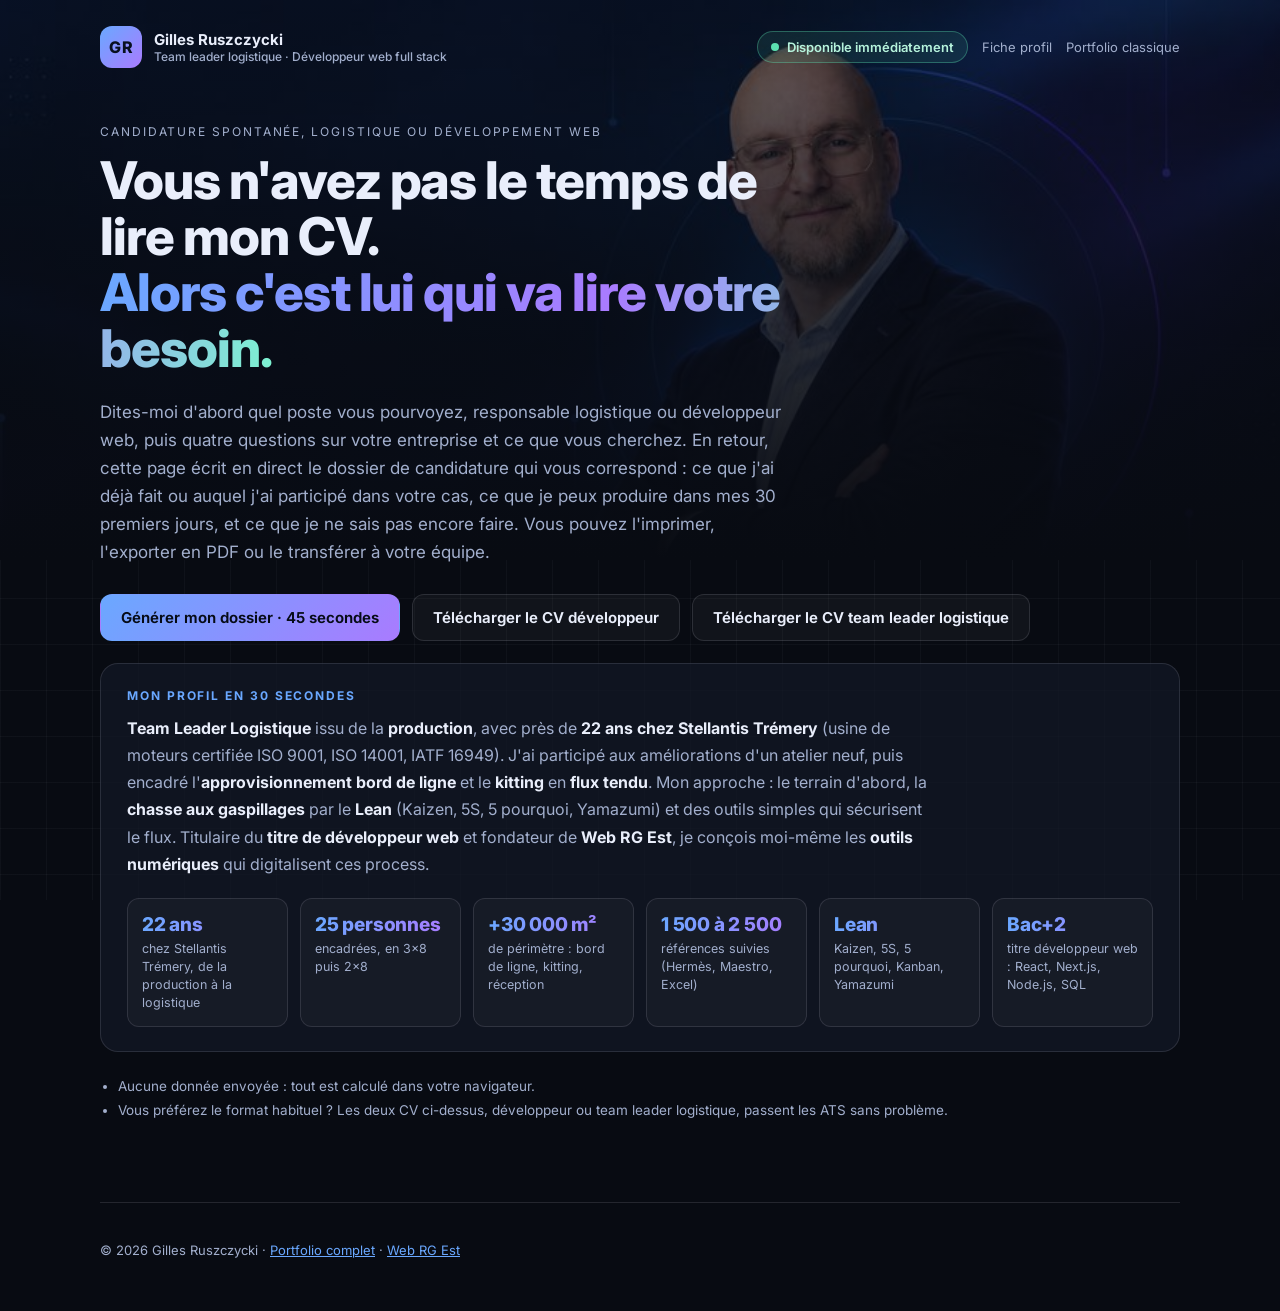
<file: hireme.html>
<!doctype html>
<html lang="fr">

<head>
  <meta charset="utf-8" />
  <meta name="viewport" content="width=device-width, initial-scale=1" />
  <title>Le CV qui postule à votre place | Gilles Ruszczycki, team leader logistique et développeur web</title>
  <meta name="description"
    content="Choisissez le poste, logistique ou développement web, répondez à 4 questions : ce CV génère en direct le dossier de candidature de Gilles Ruszczycki adapté à votre entreprise." />
  <meta property="og:title" content="Le CV qui postule à votre place">
  <meta property="og:description"
    content="Responsable logistique ou développeur web : choisissez le poste, 4 questions, et ce CV s'écrit pour votre entreprise : expériences comparables, plan des 30 premiers jours, disponibilité." />
  <meta property="og:image" content="https://gilles-rusz.github.io/PORTFOLIO_CV2026/assets/img/preview_v7.jpg">
  <meta property="og:url" content="https://gilles-rusz.github.io/PORTFOLIO_CV2026/hireme.html">
  <meta property="og:type" content="website">
  <meta name="author" content="Gilles Ruszczycki">
  <meta name="robots" content="index, follow">
  <meta name="theme-color" content="#080b12">
  <link rel="canonical" href="https://gilles-rusz.github.io/PORTFOLIO_CV2026/hireme.html">

  <link rel="stylesheet" href="hireme.css?v=1.7">
  <link rel="preconnect" href="https://fonts.googleapis.com">
  <link rel="preconnect" href="https://fonts.gstatic.com" crossorigin>
  <link href="https://fonts.googleapis.com/css2?family=Inter:wght@400;500;600;700;800;900&family=JetBrains+Mono:wght@400;600&display=swap" rel="stylesheet">
</head>

<body>
  <div class="grid-glow" aria-hidden="true"></div>
  <div class="hm-hero-bg" aria-hidden="true"></div>

  <header class="hm-header">
    <a class="hm-brand" href="index.html">
      <span class="hm-brand-mark">GR</span>
      <span class="hm-brand-text">Gilles Ruszczycki<small>Team leader logistique · Développeur web full stack</small></span>
    </a>
    <div class="hm-header-actions">
      <span class="hm-status"><span class="hm-dot"></span> Disponible immédiatement</span>
      <a class="hm-link" href="profil.html">Fiche profil</a>
      <a class="hm-link" href="index.html">Portfolio classique</a>
    </div>
  </header>

  <main class="hm-main">
    <!-- ÉTAPE 0 : accroche -->
    <section class="hm-intro" id="intro">
      <p class="hm-kicker">Candidature spontanée, logistique ou développement web</p>
      <h1>
        Vous n'avez pas le temps de lire mon CV.<br />
        <span class="hm-grad">Alors c'est lui qui va lire votre besoin.</span>
      </h1>
      <p class="hm-lead">
        Dites-moi d'abord quel poste vous pourvoyez, responsable logistique ou développeur web, puis
        quatre questions sur votre entreprise et ce que vous cherchez. En retour, cette page écrit en direct le dossier de
        candidature qui vous correspond : ce que j'ai déjà fait ou auquel j'ai participé dans votre cas, ce que je peux
        produire dans mes 30 premiers jours, et ce que je ne sais pas encore faire.
        Vous pouvez l'imprimer, l'exporter en PDF ou le transférer à votre équipe.
      </p>
      <div class="hm-intro-actions">
        <button class="hm-btn hm-btn-primary" id="startBtn" type="button">Générer mon dossier · 45 secondes</button>
        <a class="hm-btn hm-btn-ghost" href="assets/cv/CV_Gilles_Ruszczycki_Developpeur_Web_Full_Stack_ATS.pdf" target="_blank" rel="noopener noreferrer">
          Télécharger le CV développeur
        </a>
        <a class="hm-btn hm-btn-ghost" href="assets/cv/CV_Gilles_Ruszczycki_Responsable_Logistique_ATS.pdf" target="_blank" rel="noopener noreferrer">
          Télécharger le CV team leader logistique
        </a>
      </div>
      <section class="hm-profile" aria-labelledby="profileTitle">
        <h2 class="hm-profile-title" id="profileTitle">Mon profil en 30 secondes</h2>
        <p class="hm-profile-text">
          <strong>Team Leader Logistique</strong> issu de la <strong>production</strong>, avec près de
          <strong>22 ans chez Stellantis Trémery</strong> (usine de moteurs certifiée ISO 9001, ISO 14001, IATF 16949).
          J'ai participé aux améliorations d'un atelier neuf, puis encadré l'<strong>approvisionnement bord de ligne</strong>
          et le <strong>kitting</strong> en <strong>flux tendu</strong>. Mon approche : le terrain d'abord, la
          <strong>chasse aux gaspillages</strong> par le <strong>Lean</strong> (Kaizen, 5S, 5 pourquoi, Yamazumi) et des
          outils simples qui sécurisent le flux. Titulaire du <strong>titre de développeur web</strong> et fondateur de
          <strong>Web RG Est</strong>, je conçois moi-même les <strong>outils numériques</strong> qui digitalisent ces process.
        </p>
        <ul class="hm-keyfacts" aria-label="Repères clés">
          <li><strong>22 ans</strong><span>chez Stellantis Trémery, de la production à la logistique</span></li>
          <li><strong>25 personnes</strong><span>encadrées, en 3x8 puis 2x8</span></li>
          <li><strong>+30 000 m²</strong><span>de périmètre : bord de ligne, kitting, réception</span></li>
          <li><strong>1 500 à 2 500</strong><span>références suivies (Hermès, Maestro, Excel)</span></li>
          <li><strong>Lean</strong><span>Kaizen, 5S, 5 pourquoi, Kanban, Yamazumi</span></li>
          <li><strong>Bac+2</strong><span>titre développeur web : React, Next.js, Node.js, SQL</span></li>
        </ul>
      </section>
      <ul class="hm-intro-notes">
        <li>Aucune donnée envoyée : tout est calculé dans votre navigateur.</li>
        <li>Vous préférez le format habituel ? Les deux CV ci-dessus, développeur ou team leader logistique, passent les ATS sans problème.</li>
      </ul>
    </section>

    <!-- QUESTIONNAIRE -->
    <section class="hm-wizard" id="wizard" hidden>
      <div class="hm-progress">
        <div class="hm-progress-bar"><span id="progressFill"></span></div>
        <p class="hm-progress-label">Étape <strong id="stepNow">1</strong> sur 5 · <span id="stepName">Le poste</span></p>
      </div>

      <!-- Étape 1 : le poste -->
      <div class="hm-step" data-step="1">
        <h2>Vous recrutez pour quel type de poste ?</h2>
        <p class="hm-step-help">Le dossier ne vous montrera que ce qui concerne ce poste. Rien n'est mélangé.</p>
        <div class="hm-choices hm-choices-track" id="trackChoices" data-single="true"></div>
        <div class="hm-step-actions">
          <button class="hm-btn hm-btn-primary" type="button" data-next="2">Continuer</button>
        </div>
      </div>

      <!-- Étape 2 -->
      <div class="hm-step" data-step="2" hidden>
        <h2>Votre entreprise</h2>
        <label class="hm-field">
          <span>Nom de l'entreprise</span>
          <input type="text" id="companyInput" placeholder="Votre entreprise, votre agence ou votre structure" maxlength="60" autocomplete="organization" />
        </label>
        <label class="hm-field">
          <span>Secteur (facultatif)</span>
          <input type="text" id="sectorInput" placeholder="télécom, industrie, e-commerce, collectivité" maxlength="60" />
        </label>
        <div class="hm-step-actions">
          <button class="hm-btn hm-btn-ghost" type="button" data-prev="1">Retour</button>
          <button class="hm-btn hm-btn-primary" type="button" data-next="3">Continuer</button>
        </div>
      </div>

      <!-- Étape 3 -->
      <div class="hm-step" data-step="3" hidden>
        <h2>Vos besoins</h2>
        <p class="hm-step-help">Cochez tout ce qui vous concerne. C'est ce qui déterminera les preuves que je vous montre.</p>
        <div data-track="logi">
          <h3 class="hm-group-title">Logistique, encadrement et terrain</h3>
          <div class="hm-choices" id="needFieldChoices" data-need-group></div>
        </div>
        <div data-track="dev">
          <h3 class="hm-group-title">Développement web et digital</h3>
          <div class="hm-choices" id="needChoices" data-need-group></div>
        </div>
        <div data-track="dev">
          <h3 class="hm-group-title" id="needAnalystTitle">Organisation, process et analyse</h3>
          <div class="hm-choices" id="needAnalystChoices" data-need-group></div>
        </div>
        <div class="hm-step-actions">
          <button class="hm-btn hm-btn-ghost" type="button" data-prev="2">Retour</button>
          <button class="hm-btn hm-btn-primary" type="button" data-next="4">Continuer</button>
        </div>
      </div>

      <!-- Étape 4 -->
      <div class="hm-step" data-step="4" hidden>
        <h2>Ce que vous attendez du poste</h2>
        <p class="hm-step-help">Cochez ce que votre équipe utilise ou ce que vous exigez du poste. Je calcule honnêtement la correspondance, y compris les écarts.</p>
        <div data-track="logi">
          <h3 class="hm-group-title">Logistique, terrain et organisation</h3>
          <div class="hm-choices hm-choices-compact" id="fieldChoices"></div>
        </div>
        <div data-track="dev">
          <h3 class="hm-group-title">Environnement technique</h3>
          <div class="hm-choices hm-choices-compact" id="stackChoices"></div>
        </div>
        <div data-track="dev">
          <h3 class="hm-group-title" id="analystTitle">Données, méthode et outils projet</h3>
          <div class="hm-choices hm-choices-compact" id="analystChoices"></div>
        </div>
        <div class="hm-step-actions">
          <button class="hm-btn hm-btn-ghost" type="button" data-prev="3">Retour</button>
          <button class="hm-btn hm-btn-primary" type="button" data-next="5">Continuer</button>
        </div>
      </div>

      <!-- Étape 5 -->
      <div class="hm-step" data-step="5" hidden>
        <h2>Le cadre du poste</h2>
        <p class="hm-step-help">Pour adapter la conclusion du dossier.</p>
        <div class="hm-choices" id="contractChoices" data-single="true"></div>
        <label class="hm-field hm-field-select">
          <span>Vous voudriez démarrer</span>
          <select id="timingSelect">
            <option value="now">le plus vite possible</option>
            <option value="month">dans le mois</option>
            <option value="quarter">dans le trimestre</option>
            <option value="unknown">on verra selon le profil</option>
          </select>
        </label>
        <div class="hm-step-actions">
          <button class="hm-btn hm-btn-ghost" type="button" data-prev="4">Retour</button>
          <button class="hm-btn hm-btn-primary" id="generateBtn" type="button">Générer le dossier</button>
        </div>
      </div>
    </section>

    <!-- COMPILATION -->
    <section class="hm-compile" id="compile" hidden aria-live="polite">
      <div class="hm-terminal">
        <div class="hm-terminal-head">
          <span class="hm-tdot"></span><span class="hm-tdot"></span><span class="hm-tdot"></span>
          <span class="hm-terminal-title">build/dossier-candidature</span>
        </div>
        <pre class="hm-terminal-body" id="terminalBody"></pre>
      </div>
    </section>

    <!-- DOSSIER -->
    <section class="hm-report" id="report" hidden>
      <div class="hm-report-toolbar hm-noprint">
        <button class="hm-btn hm-btn-primary" id="mailBtn" type="button">Me convoquer en entretien</button>
        <button class="hm-btn hm-btn-ghost" id="printBtn" type="button">Imprimer / PDF</button>
        <a class="hm-btn hm-btn-ghost" id="cvBtn" href="assets/cv/CV_Gilles_Ruszczycki_Profil_Complet.pdf" target="_blank" rel="noopener noreferrer">CV classique en PDF</a>
        <button class="hm-btn hm-btn-ghost" id="copyBtn" type="button">Copier le lien du dossier</button>
        <button class="hm-btn hm-btn-ghost" id="restartBtn" type="button">Recommencer</button>
      </div>

      <article class="hm-sheet" id="sheet">
        <header class="hm-sheet-head">
          <div>
            <p class="hm-sheet-kicker">Dossier de candidature généré le <span id="reportDate"></span></p>
            <h2 id="reportTitle">Ce que je peux apporter</h2>
            <p class="hm-sheet-sub" id="reportSub"></p>
          </div>
          <div class="hm-score" aria-label="Taux de correspondance">
            <svg viewBox="0 0 120 120" class="hm-score-ring" aria-hidden="true">
              <circle cx="60" cy="60" r="52" class="hm-score-track"></circle>
              <circle cx="60" cy="60" r="52" class="hm-score-value" id="scoreArc"></circle>
            </svg>
            <div class="hm-score-text">
              <strong id="scoreValue">0%</strong>
              <span>de vos attentes<br />déjà pratiquées</span>
            </div>
          </div>
        </header>

        <section class="hm-block">
          <h3>Votre besoin, ma réponse</h3>
          <div class="hm-answer-grid" id="answerGrid"></div>
        </section>

        <section class="hm-block">
          <h3>Les preuves : ce que j'ai déjà fait ou auquel j'ai participé dans ce cas</h3>
          <div class="hm-proof-grid" id="proofGrid"></div>
        </section>

        <section class="hm-block">
          <h3>Mes 30 premiers jours chez <span class="hm-company-inline" id="planCompany">vous</span></h3>
          <ol class="hm-plan" id="planList"></ol>
        </section>

        <section class="hm-block hm-block-split">
          <div>
            <h3>Ce que je maîtrise sur vos attentes</h3>
            <ul class="hm-list hm-list-ok" id="matchList"></ul>
          </div>
          <div>
            <h3>Ce que je ne connais pas encore</h3>
            <ul class="hm-list hm-list-gap" id="gapList"></ul>
            <p class="hm-note" id="gapNote"></p>
          </div>
        </section>

        <section class="hm-block">
          <h3 id="bonusTitle">Le bonus que peu de juniors ont</h3>
          <div class="hm-bonus-grid" id="bonusGrid">
            <article class="hm-bonus">
              <strong>22 ans en industrie</strong>
              <p>Team leader logistique chez Stellantis Trémery, jusqu'à 25 personnes encadrées, recrutement et intégration inclus. Je sais tenir un délai, rendre compte et travailler sous contrainte.</p>
            </article>
            <article class="hm-bonus">
              <strong>Le métier et la technique</strong>
              <p>Je recueille un besoin comme quelqu'un qui a vécu le terrain, et je le spécifie comme quelqu'un qui devra le développer. Les malentendus entre métier et IT se voient tôt.</p>
            </article>
            <article class="hm-bonus">
              <strong>Lean et amélioration continue</strong>
              <p>Analyse de causes, standardisation, mesure. Je ne livre pas seulement du code, je regarde ce qui fait perdre du temps à l'équipe.</p>
            </article>
            <article class="hm-bonus">
              <strong>Une entreprise à mon nom</strong>
              <p>Web RG Est : je gère de vrais clients, de vrais délais et de vraies mises en production. Autonomie prouvée, pas déclarée.</p>
            </article>
          </div>
        </section>

        <footer class="hm-sheet-foot">
          <div>
            <p class="hm-foot-title" id="footTitle">Prêt quand vous voulez</p>
            <p class="hm-foot-text" id="footText"></p>
          </div>
          <ul class="hm-foot-contact">
            <li>Gilles Ruszczycki · Maizières-lès-Metz (57)</li>
            <li><a href="mailto:gilles.dev57@outlook.fr">gilles.dev57@outlook.fr</a> · <a href="tel:+33637679995">06 37 67 99 95</a></li>
            <li><a href="https://www.linkedin.com/in/gilles-ruszczycki/" target="_blank" rel="noopener noreferrer">linkedin.com/in/gilles-ruszczycki</a> · <a href="https://webrgest.fr" target="_blank" rel="noopener noreferrer">webrgest.fr</a></li>
            <li class="hm-noprint"><a href="assets/cv/CV_Gilles_Ruszczycki_Developpeur_Web_Full_Stack_ATS.pdf" target="_blank" rel="noopener noreferrer">CV développeur full stack en PDF</a> · <a href="assets/cv/CV_Gilles_Ruszczycki_Responsable_Logistique_ATS.pdf" target="_blank" rel="noopener noreferrer">CV team leader logistique en PDF</a></li>
          </ul>
        </footer>
      </article>
    </section>
  </main>

  <footer class="hm-foot hm-noprint">
    <p>© <span id="year"></span> Gilles Ruszczycki · <a href="index.html">Portfolio complet</a> · <a href="https://webrgest.fr" target="_blank" rel="noopener noreferrer">Web RG Est</a></p>
  </footer>

  <script src="hireme.js?v=2.3"></script>
</body>

</html>
</file>
<file: hireme.css>
/* « Le CV qui postule à votre place », feuille de style autonome. */

:root {
  --hm-bg: #080b12;
  --hm-panel: rgba(18, 24, 38, .72);
  --hm-panel-2: rgba(12, 17, 28, .86);
  --hm-line: rgba(232, 238, 252, .12);
  --hm-text: #e9eefb;
  --hm-muted: #a2afcd;
  --hm-accent: #6aa8ff;
  --hm-accent-2: #a97bff;
  --hm-ok: #5ce0b0;
  --hm-warn: #ffcf7a;
  --hm-radius: 18px;
  --hm-font: 'Inter', ui-sans-serif, system-ui, -apple-system, 'Segoe UI', Roboto, Arial, sans-serif;
  --hm-mono: 'JetBrains Mono', ui-monospace, SFMono-Regular, Menlo, Consolas, monospace;
}

* { box-sizing: border-box; }

html { scroll-behavior: smooth; }

body {
  margin: 0;
  font-family: var(--hm-font);
  color: var(--hm-text);
  background: var(--hm-bg);
  -webkit-font-smoothing: antialiased;
}

a { color: var(--hm-accent); }

.grid-glow {
  position: fixed;
  inset: 0;
  z-index: -1;
  pointer-events: none;
  background:
    radial-gradient(60% 45% at 15% 0%, rgba(106, 168, 255, .20), transparent 70%),
    radial-gradient(50% 40% at 85% 10%, rgba(169, 123, 255, .16), transparent 70%),
    linear-gradient(rgba(232, 238, 252, .035) 1px, transparent 1px) 0 0 / 100% 46px,
    linear-gradient(90deg, rgba(232, 238, 252, .035) 1px, transparent 1px) 0 0 / 46px 100%;
}

.hm-hero-bg {
  position: absolute;
  top: 0;
  left: 0;
  right: 0;
  height: 620px;
  z-index: -1;
  pointer-events: none;
  background:
    linear-gradient(90deg, rgba(8, 11, 18, .94) 0%, rgba(8, 11, 18, .82) 30%, rgba(8, 11, 18, .30) 56%, rgba(8, 11, 18, 0) 72%),
    linear-gradient(180deg, rgba(8, 11, 18, 0) 55%, var(--hm-bg) 100%),
    url("assets/img/hero-gilles.jpg") right -120px top / auto 100% no-repeat,
    #081530;
}

/* ---------- Header ---------- */

.hm-header {
  display: flex;
  align-items: center;
  justify-content: space-between;
  gap: 16px;
  flex-wrap: wrap;
  width: min(1080px, 92%);
  margin: 26px auto 0;
}

.hm-brand {
  display: flex;
  align-items: center;
  gap: 12px;
  text-decoration: none;
  color: inherit;
}

.hm-brand-mark {
  display: grid;
  place-items: center;
  width: 42px;
  height: 42px;
  border-radius: 12px;
  font-weight: 800;
  letter-spacing: .5px;
  background: linear-gradient(135deg, var(--hm-accent), var(--hm-accent-2));
  color: #08101f;
}

.hm-brand-text {
  display: flex;
  flex-direction: column;
  font-weight: 700;
  font-size: 15px;
}

.hm-brand-text small {
  font-weight: 500;
  font-size: 12px;
  color: var(--hm-muted);
}

.hm-header-actions {
  display: flex;
  align-items: center;
  gap: 14px;
  font-size: 13px;
}

.hm-status {
  display: inline-flex;
  align-items: center;
  gap: 8px;
  padding: 7px 13px;
  border: 1px solid rgba(92, 224, 176, .34);
  border-radius: 999px;
  background: rgba(92, 224, 176, .10);
  color: #b6f3dc;
  font-weight: 600;
}

.hm-dot {
  width: 8px;
  height: 8px;
  border-radius: 50%;
  background: var(--hm-ok);
  box-shadow: 0 0 0 0 rgba(92, 224, 176, .6);
  animation: hm-pulse 2.4s infinite;
}

@keyframes hm-pulse {
  70% { box-shadow: 0 0 0 9px rgba(92, 224, 176, 0); }
  100% { box-shadow: 0 0 0 0 rgba(92, 224, 176, 0); }
}

.hm-link {
  color: var(--hm-muted);
  text-decoration: none;
  border-bottom: 1px solid transparent;
}

.hm-link:hover { color: var(--hm-text); border-bottom-color: var(--hm-line); }

/* ---------- Layout ---------- */

.hm-main {
  width: min(1080px, 92%);
  margin: 0 auto;
  padding: 56px 0 80px;
}

.hm-kicker {
  margin: 0 0 14px;
  font-size: 12px;
  letter-spacing: .16em;
  text-transform: uppercase;
  color: var(--hm-muted);
}

.hm-intro h1 {
  max-width: 14em;
  margin: 0 0 20px;
  font-size: clamp(30px, 5.2vw, 52px);
  line-height: 1.08;
  letter-spacing: -.02em;
  font-weight: 800;
}

.hm-grad {
  background: linear-gradient(100deg, var(--hm-accent), var(--hm-accent-2) 60%, #7cf3d1);
  -webkit-background-clip: text;
  background-clip: text;
  color: transparent;
}

.hm-lead {
  margin: 0 0 28px;
  max-width: 62ch;
  font-size: 17px;
  line-height: 1.65;
  color: var(--hm-muted);
}

.hm-intro-actions {
  display: flex;
  flex-wrap: wrap;
  gap: 12px;
  margin-bottom: 22px;
}

.hm-intro-notes {
  margin: 0;
  padding-left: 18px;
  color: var(--hm-muted);
  font-size: 13.5px;
  line-height: 1.8;
}

.hm-profile {
  margin: 8px 0 22px;
  padding: 24px 26px;
  border: 1px solid var(--hm-line);
  border-radius: var(--hm-radius);
  background: var(--hm-panel);
}

.hm-profile-title {
  margin: 0 0 12px;
  font-size: 12px;
  font-weight: 700;
  letter-spacing: .16em;
  text-transform: uppercase;
  color: var(--hm-accent);
}

.hm-profile-text {
  margin: 0 0 20px;
  max-width: 80ch;
  font-size: 16px;
  line-height: 1.7;
  color: var(--hm-muted);
}

.hm-profile-text strong { color: var(--hm-text); font-weight: 700; }

.hm-keyfacts {
  display: grid;
  grid-template-columns: repeat(auto-fit, minmax(150px, 1fr));
  gap: 12px;
  margin: 0;
  padding: 0;
  list-style: none;
}

.hm-keyfacts li {
  padding: 14px 14px 13px;
  border: 1px solid var(--hm-line);
  border-radius: 12px;
  background: rgba(255, 255, 255, .03);
}

.hm-keyfacts strong {
  display: block;
  margin-bottom: 4px;
  font-size: 19px;
  font-weight: 800;
  letter-spacing: -.01em;
  background: linear-gradient(100deg, var(--hm-accent), var(--hm-accent-2));
  -webkit-background-clip: text;
  background-clip: text;
  color: transparent;
}

.hm-keyfacts span { display: block; font-size: 12.5px; line-height: 1.45; color: var(--hm-muted); }

/* ---------- Boutons ---------- */

.hm-btn {
  appearance: none;
  border: 1px solid var(--hm-line);
  border-radius: 12px;
  padding: 13px 20px;
  font: inherit;
  font-weight: 650;
  font-size: 15px;
  cursor: pointer;
  text-decoration: none;
  display: inline-flex;
  align-items: center;
  gap: 8px;
  transition: transform .16s ease, border-color .16s ease, background .16s ease;
}

.hm-btn:hover { transform: translateY(-1px); }

.hm-btn-primary {
  background: linear-gradient(135deg, var(--hm-accent), var(--hm-accent-2));
  border-color: transparent;
  color: #060b16;
}

.hm-btn-ghost {
  background: rgba(255, 255, 255, .04);
  color: var(--hm-text);
}

.hm-btn-ghost:hover { border-color: rgba(106, 168, 255, .5); }

/* ---------- Questionnaire ---------- */

.hm-wizard {
  margin-top: 54px;
  border: 1px solid var(--hm-line);
  border-radius: 22px;
  background: var(--hm-panel);
  padding: clamp(20px, 3vw, 34px);
  backdrop-filter: blur(8px);
}

.hm-progress { margin-bottom: 26px; }

.hm-progress-bar {
  height: 5px;
  border-radius: 999px;
  background: rgba(255, 255, 255, .08);
  overflow: hidden;
}

.hm-progress-bar span {
  display: block;
  height: 100%;
  width: 25%;
  border-radius: 999px;
  background: linear-gradient(90deg, var(--hm-accent), var(--hm-accent-2));
  transition: width .35s ease;
}

.hm-progress-label {
  margin: 10px 0 0;
  font-size: 12.5px;
  color: var(--hm-muted);
}

.hm-step h2 {
  margin: 0 0 8px;
  font-size: clamp(21px, 3vw, 28px);
  letter-spacing: -.01em;
}

.hm-step-help {
  margin: 0 0 22px;
  color: var(--hm-muted);
  font-size: 14.5px;
  line-height: 1.6;
}

.hm-field {
  display: block;
  margin-bottom: 16px;
  max-width: 520px;
}

.hm-field > span {
  display: block;
  margin-bottom: 7px;
  font-size: 13px;
  font-weight: 600;
  color: var(--hm-muted);
}

.hm-field input,
.hm-field select {
  width: 100%;
  padding: 13px 14px;
  border-radius: 12px;
  border: 1px solid var(--hm-line);
  background: rgba(8, 12, 20, .7);
  color: var(--hm-text);
  font: inherit;
  font-size: 15px;
}

.hm-field input:focus,
.hm-field select:focus {
  outline: none;
  border-color: rgba(106, 168, 255, .65);
  box-shadow: 0 0 0 3px rgba(106, 168, 255, .16);
}

.hm-group-title {
  margin: 4px 0 12px;
  font-size: 12.5px;
  font-weight: 700;
  letter-spacing: .09em;
  text-transform: uppercase;
  color: var(--hm-muted);
}

.hm-group-title::before {
  content: '';
  display: inline-block;
  width: 7px;
  height: 7px;
  margin-right: 9px;
  border-radius: 50%;
  background: var(--hm-accent);
  vertical-align: middle;
}

.hm-choices {
  display: grid;
  grid-template-columns: repeat(auto-fill, minmax(260px, 1fr));
  gap: 12px;
  margin-bottom: 24px;
}

.hm-choices-compact {
  grid-template-columns: repeat(auto-fill, minmax(180px, 1fr));
}

.hm-choice {
  position: relative;
  text-align: left;
  padding: 15px 42px 15px 16px;
  border-radius: 14px;
  border: 1px solid var(--hm-line);
  background: rgba(255, 255, 255, .03);
  color: var(--hm-text);
  font: inherit;
  cursor: pointer;
  display: flex;
  flex-direction: column;
  gap: 5px;
  transition: border-color .16s ease, background .16s ease, transform .16s ease;
}

.hm-choice:hover { transform: translateY(-1px); border-color: rgba(106, 168, 255, .45); }

.hm-choice[hidden] { display: none; }

.hm-choices-track {
  grid-template-columns: repeat(auto-fit, minmax(220px, 1fr));
}

.hm-choices-track .hm-choice {
  padding: 22px 46px 22px 20px;
  gap: 8px;
}

.hm-choices-track .hm-choice-label { font-size: 17px; font-weight: 700; }

.hm-choice-label { font-weight: 620; font-size: 14.5px; line-height: 1.35; }

.hm-choice-hint { font-size: 12.5px; color: var(--hm-muted); }

.hm-choice-tick {
  position: absolute;
  right: 14px;
  top: 50%;
  transform: translateY(-50%);
  width: 20px;
  height: 20px;
  border-radius: 6px;
  border: 1px solid var(--hm-line);
}

.hm-choice.is-active {
  border-color: rgba(106, 168, 255, .75);
  background: rgba(106, 168, 255, .12);
}

.hm-choice.is-active .hm-choice-tick {
  border-color: transparent;
  background: linear-gradient(135deg, var(--hm-accent), var(--hm-accent-2));
}

.hm-choice.is-active .hm-choice-tick::after {
  content: '';
  position: absolute;
  left: 6px;
  top: 3px;
  width: 6px;
  height: 11px;
  border-right: 2px solid #060b16;
  border-bottom: 2px solid #060b16;
  transform: rotate(42deg);
}

.hm-step-actions {
  display: flex;
  gap: 12px;
  flex-wrap: wrap;
}

/* ---------- Terminal ---------- */

.hm-compile { margin-top: 40px; }

.hm-terminal {
  border: 1px solid var(--hm-line);
  border-radius: 16px;
  overflow: hidden;
  background: rgba(6, 9, 16, .92);
  max-width: 720px;
}

.hm-terminal-head {
  display: flex;
  align-items: center;
  gap: 7px;
  padding: 11px 14px;
  border-bottom: 1px solid var(--hm-line);
  background: rgba(255, 255, 255, .03);
}

.hm-tdot {
  width: 10px;
  height: 10px;
  border-radius: 50%;
  background: rgba(255, 255, 255, .18);
}

.hm-terminal-title {
  margin-left: 8px;
  font-family: var(--hm-mono);
  font-size: 12px;
  color: var(--hm-muted);
}

.hm-terminal-body {
  margin: 0;
  padding: 18px;
  min-height: 190px;
  font-family: var(--hm-mono);
  font-size: 13px;
  line-height: 1.85;
  color: #cfe0ff;
  white-space: pre-wrap;
}

/* ---------- Dossier ---------- */

.hm-report { margin-top: 46px; }

.hm-report-toolbar {
  display: flex;
  flex-wrap: wrap;
  gap: 10px;
  margin-bottom: 20px;
}

.hm-sheet {
  border: 1px solid var(--hm-line);
  border-radius: 22px;
  background: var(--hm-panel-2);
  padding: clamp(22px, 3.4vw, 42px);
}

.hm-sheet-head {
  display: flex;
  align-items: center;
  justify-content: space-between;
  gap: 28px;
  flex-wrap: wrap;
  padding-bottom: 26px;
  border-bottom: 1px solid var(--hm-line);
}

.hm-sheet-kicker {
  margin: 0 0 8px;
  font-size: 12px;
  letter-spacing: .12em;
  text-transform: uppercase;
  color: var(--hm-muted);
}

.hm-sheet-head h2 {
  margin: 0 0 8px;
  font-size: clamp(24px, 3.6vw, 34px);
  letter-spacing: -.02em;
  line-height: 1.15;
}

.hm-sheet-sub {
  margin: 0;
  color: var(--hm-muted);
  font-size: 14px;
}

.hm-score {
  position: relative;
  width: 132px;
  height: 132px;
  flex: none;
}

.hm-score-ring { width: 100%; height: 100%; transform: rotate(-90deg); }

.hm-score-track {
  fill: none;
  stroke: rgba(255, 255, 255, .09);
  stroke-width: 9;
}

.hm-score-value {
  fill: none;
  stroke: var(--hm-accent);
  stroke-width: 9;
  stroke-linecap: round;
  transition: stroke-dashoffset 1s ease;
}

.hm-score-text {
  position: absolute;
  inset: 0;
  display: grid;
  place-content: center;
  text-align: center;
  gap: 2px;
}

.hm-score-text strong { font-size: 27px; letter-spacing: -.02em; }

.hm-score-text span { font-size: 10.5px; color: var(--hm-muted); line-height: 1.35; }

.hm-block { padding: 30px 0; border-bottom: 1px solid var(--hm-line); }

.hm-block:last-of-type { border-bottom: 0; }

.hm-block h3 {
  margin: 0 0 18px;
  font-size: 17px;
  letter-spacing: -.01em;
}

.hm-company-inline { color: var(--hm-accent); }

.hm-answer-grid,
.hm-proof-grid {
  display: grid;
  grid-template-columns: repeat(auto-fit, minmax(280px, 1fr));
  gap: 14px;
}

.hm-answer,
.hm-proof {
  border: 1px solid var(--hm-line);
  border-radius: 14px;
  padding: 18px;
  background: rgba(255, 255, 255, .028);
}

.hm-answer-need {
  margin: 0 0 10px;
  font-weight: 700;
  font-size: 14.5px;
  color: var(--hm-accent);
}

.hm-answer-text,
.hm-proof p {
  margin: 0 0 12px;
  font-size: 14px;
  line-height: 1.65;
  color: #d5deef;
}

.hm-answer-deliverable {
  margin: 0;
  font-size: 13px;
  color: var(--hm-muted);
  border-top: 1px dashed var(--hm-line);
  padding-top: 11px;
}

.hm-answer-deliverable span {
  display: block;
  font-weight: 700;
  color: var(--hm-ok);
  font-size: 11.5px;
  letter-spacing: .08em;
  text-transform: uppercase;
  margin-bottom: 4px;
}

.hm-proof-head { margin-bottom: 10px; }

.hm-proof-head h4 { margin: 0 0 3px; font-size: 15.5px; }

.hm-proof-context { font-size: 12px; color: var(--hm-muted); }

.hm-tags {
  display: flex;
  flex-wrap: wrap;
  gap: 6px;
  list-style: none;
  margin: 0 0 12px;
  padding: 0;
}

.hm-tags li {
  font-size: 11.5px;
  padding: 4px 9px;
  border-radius: 999px;
  border: 1px solid var(--hm-line);
  color: var(--hm-muted);
}

.hm-proof-link { font-size: 13px; font-weight: 600; }

.hm-plan {
  margin: 0;
  padding-left: 20px;
  display: grid;
  gap: 11px;
  font-size: 14.5px;
  line-height: 1.65;
  color: #d5deef;
}

.hm-block-split {
  display: grid;
  grid-template-columns: repeat(auto-fit, minmax(280px, 1fr));
  gap: 30px;
}

.hm-list {
  list-style: none;
  margin: 0;
  padding: 0;
  display: flex;
  flex-wrap: wrap;
  gap: 8px;
}

.hm-list li {
  font-size: 13.5px;
  padding: 7px 12px;
  border-radius: 10px;
  border: 1px solid var(--hm-line);
}

.hm-list-ok li {
  border-color: rgba(92, 224, 176, .34);
  background: rgba(92, 224, 176, .09);
}

.hm-list-gap li {
  border-color: rgba(255, 207, 122, .34);
  background: rgba(255, 207, 122, .08);
}

.hm-list-gap em { color: var(--hm-warn); font-style: normal; font-size: 12px; }

.hm-note {
  margin: 14px 0 0;
  font-size: 13.5px;
  line-height: 1.7;
  color: var(--hm-muted);
}

.hm-bonus-grid {
  display: grid;
  grid-template-columns: repeat(auto-fit, minmax(240px, 1fr));
  gap: 14px;
}

.hm-bonus {
  border: 1px solid var(--hm-line);
  border-radius: 14px;
  padding: 18px;
  background: rgba(255, 255, 255, .028);
}

.hm-bonus strong { display: block; margin-bottom: 8px; font-size: 14.5px; }

.hm-bonus p { margin: 0; font-size: 13.5px; line-height: 1.6; color: var(--hm-muted); }

.hm-sheet-foot {
  display: flex;
  justify-content: space-between;
  gap: 28px;
  flex-wrap: wrap;
  margin-top: 26px;
  padding-top: 26px;
  border-top: 1px solid var(--hm-line);
}

.hm-foot-title { margin: 0 0 8px; font-weight: 700; font-size: 16px; }

.hm-foot-text {
  margin: 0;
  max-width: 56ch;
  font-size: 14px;
  line-height: 1.65;
  color: var(--hm-muted);
}

.hm-foot-contact {
  list-style: none;
  margin: 0;
  padding: 0;
  font-size: 13px;
  line-height: 1.9;
  color: var(--hm-muted);
}

.hm-foot {
  width: min(1080px, 92%);
  margin: 0 auto;
  padding: 26px 0 40px;
  border-top: 1px solid var(--hm-line);
  font-size: 13px;
  color: var(--hm-muted);
}

/* ---------- Impression / export PDF ---------- */

@media print {
  .grid-glow,
  .hm-hero-bg,
  .hm-header,
  .hm-intro,
  .hm-wizard,
  .hm-compile,
  .hm-foot,
  .hm-noprint { display: none !important; }

  body { background: #fff; color: #111; }

  .hm-main { width: 100%; padding: 0; }

  .hm-report { margin: 0; }

  .hm-sheet {
    border: 0;
    border-radius: 0;
    background: #fff;
    padding: 0;
    color: #111;
  }

  .hm-sheet-kicker,
  .hm-sheet-sub,
  .hm-proof-context,
  .hm-note,
  .hm-bonus p,
  .hm-foot-text,
  .hm-foot-contact,
  .hm-answer-deliverable { color: #333; }

  .hm-answer-text,
  .hm-proof p,
  .hm-plan { color: #111; }

  .hm-answer,
  .hm-proof,
  .hm-bonus,
  .hm-list li,
  .hm-tags li { border-color: #ccc; background: #fff; }

  .hm-block { break-inside: avoid; page-break-inside: avoid; }

  .hm-answer-need { color: #14418c; }

  .hm-score-track { stroke: #ddd; }

  .hm-score-value { stroke: #14418c; }

  a { color: #14418c; text-decoration: none; }
}

@media (max-width: 1360px) {
  .hm-hero-bg {
    height: 560px;
    background:
      linear-gradient(180deg, rgba(8, 11, 18, .55) 0%, rgba(8, 11, 18, .80) 45%, var(--hm-bg) 100%),
      url("assets/img/hero-gilles-mobile.jpg") 72% top / cover no-repeat,
      #081530;
  }
}

@media (max-width: 640px) {
  .hm-profile { padding: 20px 18px; }
  .hm-profile-text { font-size: 15px; }
  .hm-keyfacts { grid-template-columns: repeat(2, minmax(0, 1fr)); }
  .hm-keyfacts strong { font-size: 17px; }
  .hm-sheet-head { flex-direction: column-reverse; align-items: flex-start; }
  .hm-score { width: 108px; height: 108px; }
  .hm-btn { width: 100%; justify-content: center; }
  .hm-header-actions { font-size: 12px; }
}

@media (prefers-reduced-motion: reduce) {
  * { animation: none !important; transition: none !important; }
  html { scroll-behavior: auto; }
}
</file>
